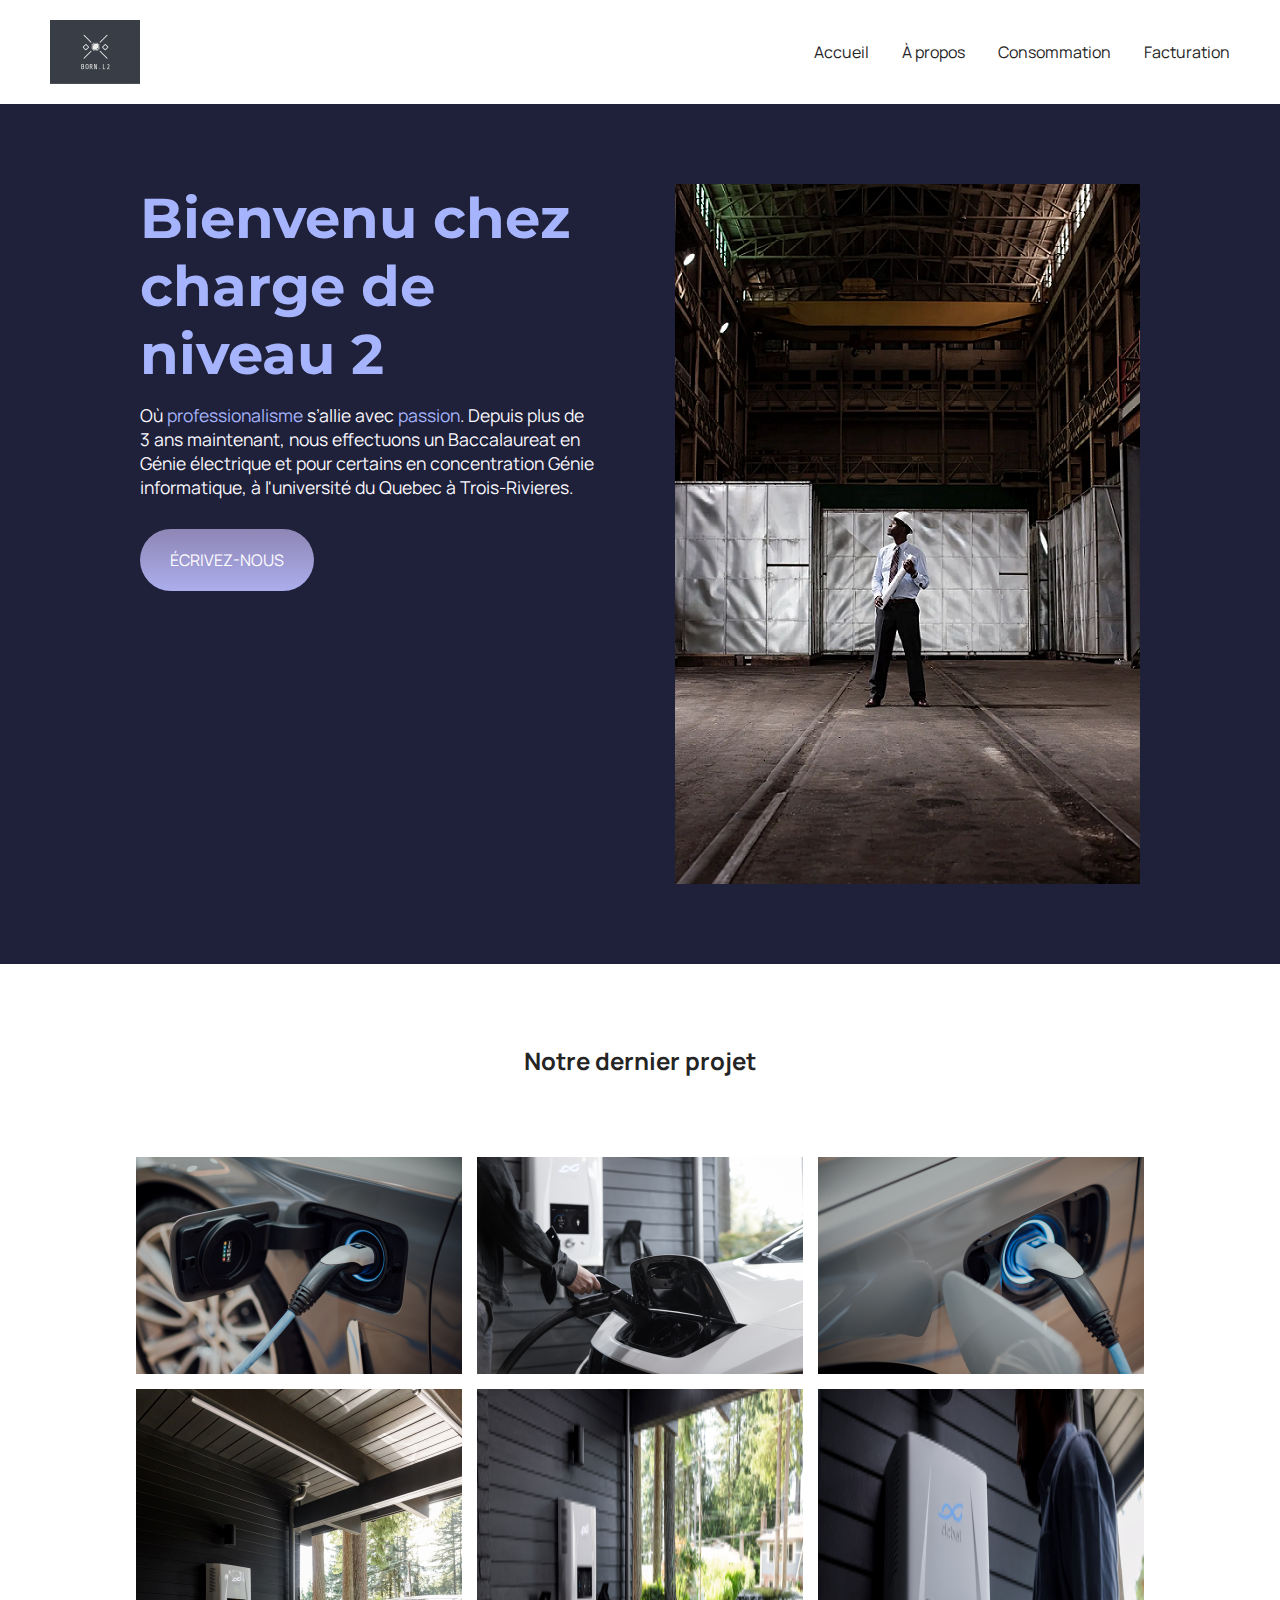
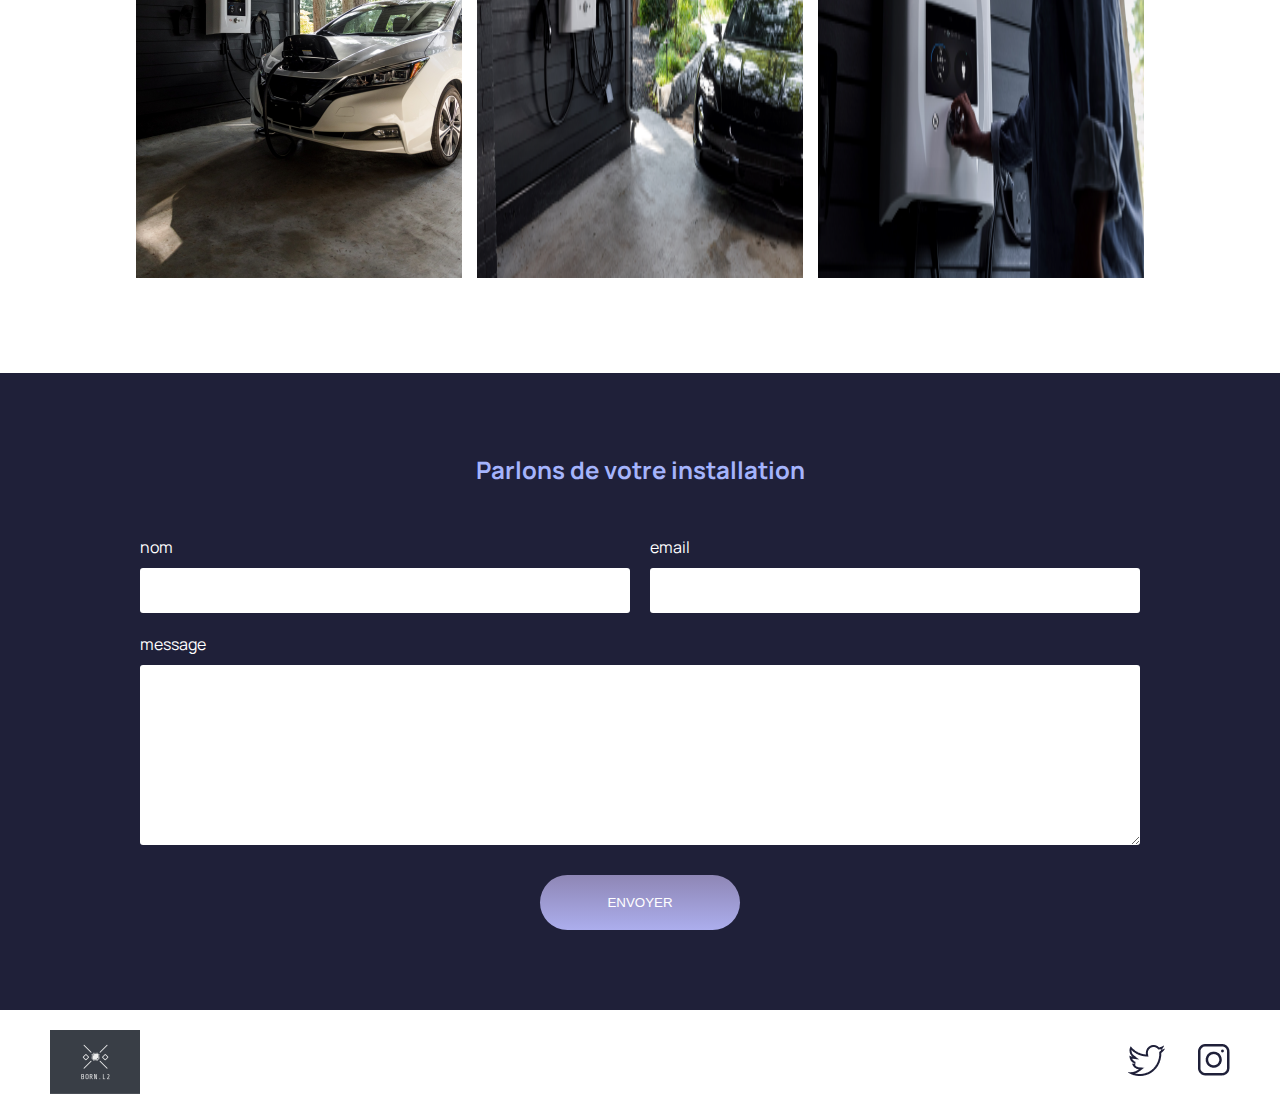
<file: autre/index.html>
<!DOCTYPE html>
<html lang="fr">

<head>
    <meta charset="utf-8">
    <title>Accueil - Charge de Niveau 2</title>
    <link href="style.css" rel="stylesheet">
    <link href="index.css" rel="stylesheet">
    <link rel="preconnect" href="https://fonts.googleapis.com">
    <link rel="preconnect" href="https://fonts.gstatic.com" crossorigin>
    <link href="https://fonts.googleapis.com/css2?family=Manrope&family=Montserrat&display=swap" rel="stylesheet">
</head>

<body>
    <header>
        <nav>
            <img src="images/logo.png" alt="Logo BORN L2">
            <div>
                <a href="index.html">Accueil</a>
                <a href="dossier-demo/a-propos.html">À propos</a>
                <a href="consommation.html">Consommation</a>
                <a href="facturation.html">Facturation</a>
            </div>
        </nav>
    </header>
    <main>
        <section class="accueil-introduction">
            <div>
                <h1>Bienvenu chez charge de niveau 2</h1>
                <p>
                    Où <em>professionalisme</em> s’allie avec <em>passion</em>. 
                    Depuis plus de 3 ans maintenant, nous effectuons un Baccalaureat en Génie électrique et 
                    pour certains en concentration Génie informatique, à l'université du Quebec à Trois-Rivieres.
                </p>

                <a href="#contact" class="cta">ÉCRIVEZ-NOUS</a>
            </div>
            <img src="images/accueil.png" alt="Image accueil">
        </section>
        <section class="accueil-photos">
            <h2>Notre dernier projet</h2>
            <div>
                <img src="images/accueil/element-1.png" alt="Image 1">
                <img src="images/accueil/element-2.png" alt="Image 2">
                <img src="images/accueil/element-3.png" alt="Image 3">
            </div>
            <div>
                <img src="images/accueil/element-4.png" alt="Image 4">
                <img src="images/accueil/element-5.png" alt="Image 5">
                <img src="images/accueil/element-6.png" alt="Image 6">
            </div>
        </section>
        <section id="contact" class="section-contact">
            <h2>Parlons de votre installation</h2>
            <form method="get" action="#">
                <div class="form-nom-email">
                    <div class="form-column">
                        <label for="nom">nom</label>
                        <input type="text" name="nom" id="nom" >
                    </div>
                    <div class="form-column">
                        <label for="email">email</label>
                        <input type="email" name="email" id="email" >
                    </div>
                </div>
                <label for="message">message</label>
                <textarea name="message" id="message" rows="10"></textarea>
                <input type="submit" value="ENVOYER" class="cta" >
            </form>
        </section>
    </main>
    <footer>
        <img src="images/logo.png" alt="Logo BORN L2">
        <div>
            <a target="_blank" href="https://twitter.com/" class="lien-icone">
                <img src="images/twitter.png" alt="Logo Twitter">
            </a>
            <a target="_blank" href="https://www.instagram.com/" class="lien-icone">
                <img src="images/instagram.png" alt="Logo Instagram">
            </a>
        </div>
    </footer>
</body>

</html>
</file>
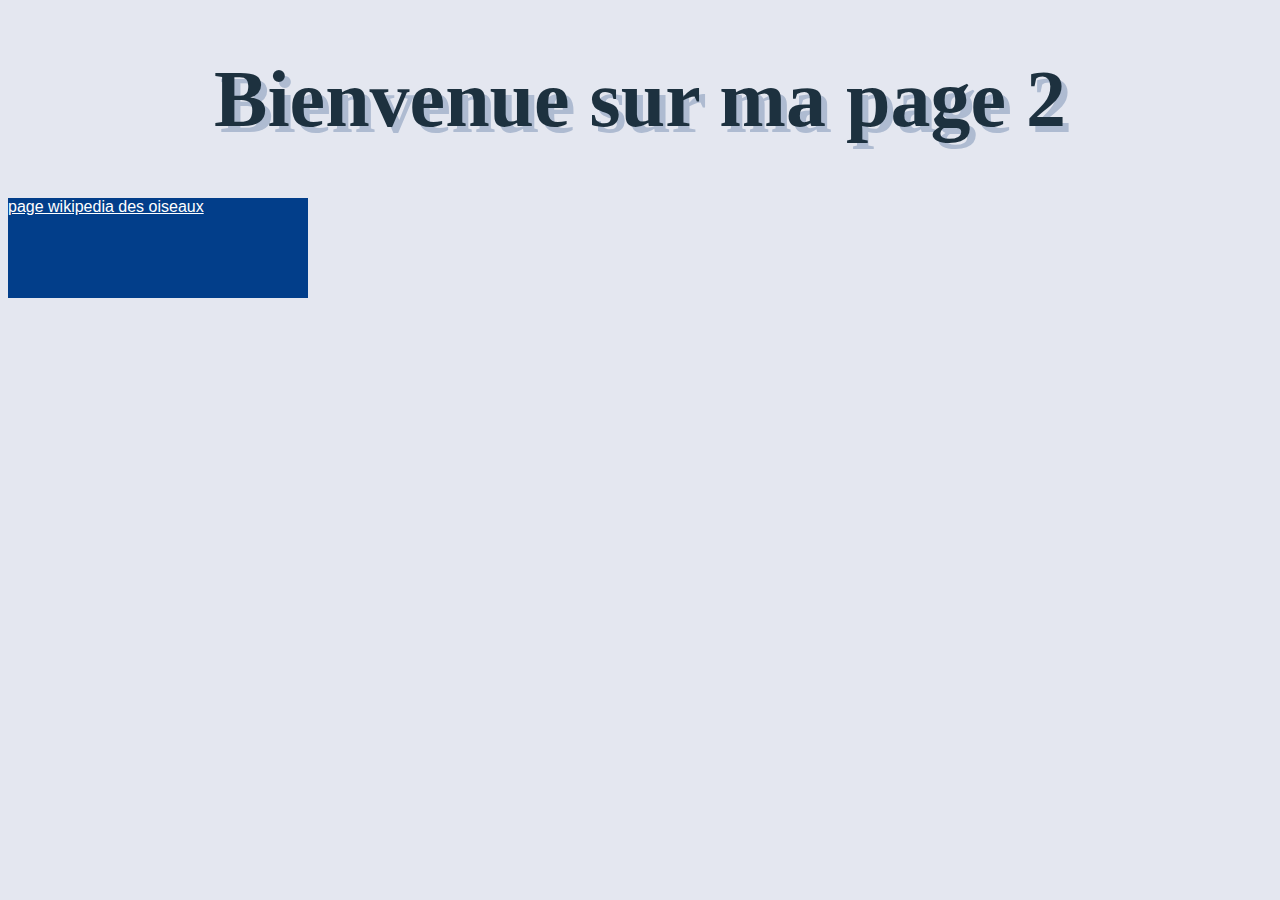
<file: page2-Test.html>
<!DOCTYPE html>
<html lang="fr">

    <head>
        <meta charset="utf-8">
        <title>Page2</title>
        <link rel ="stylesheet" href="style.css"/>
    </head>

    <body>
        <h1>Bienvenue sur ma page 2</h1>
        
        <a href="https://fr.wikipedia.org/wiki/Oiseau"> <!--a sert a creer des liens externe au site-->
            page wikipedia des oiseaux
        </a>  
    </body>

</html>
</file>
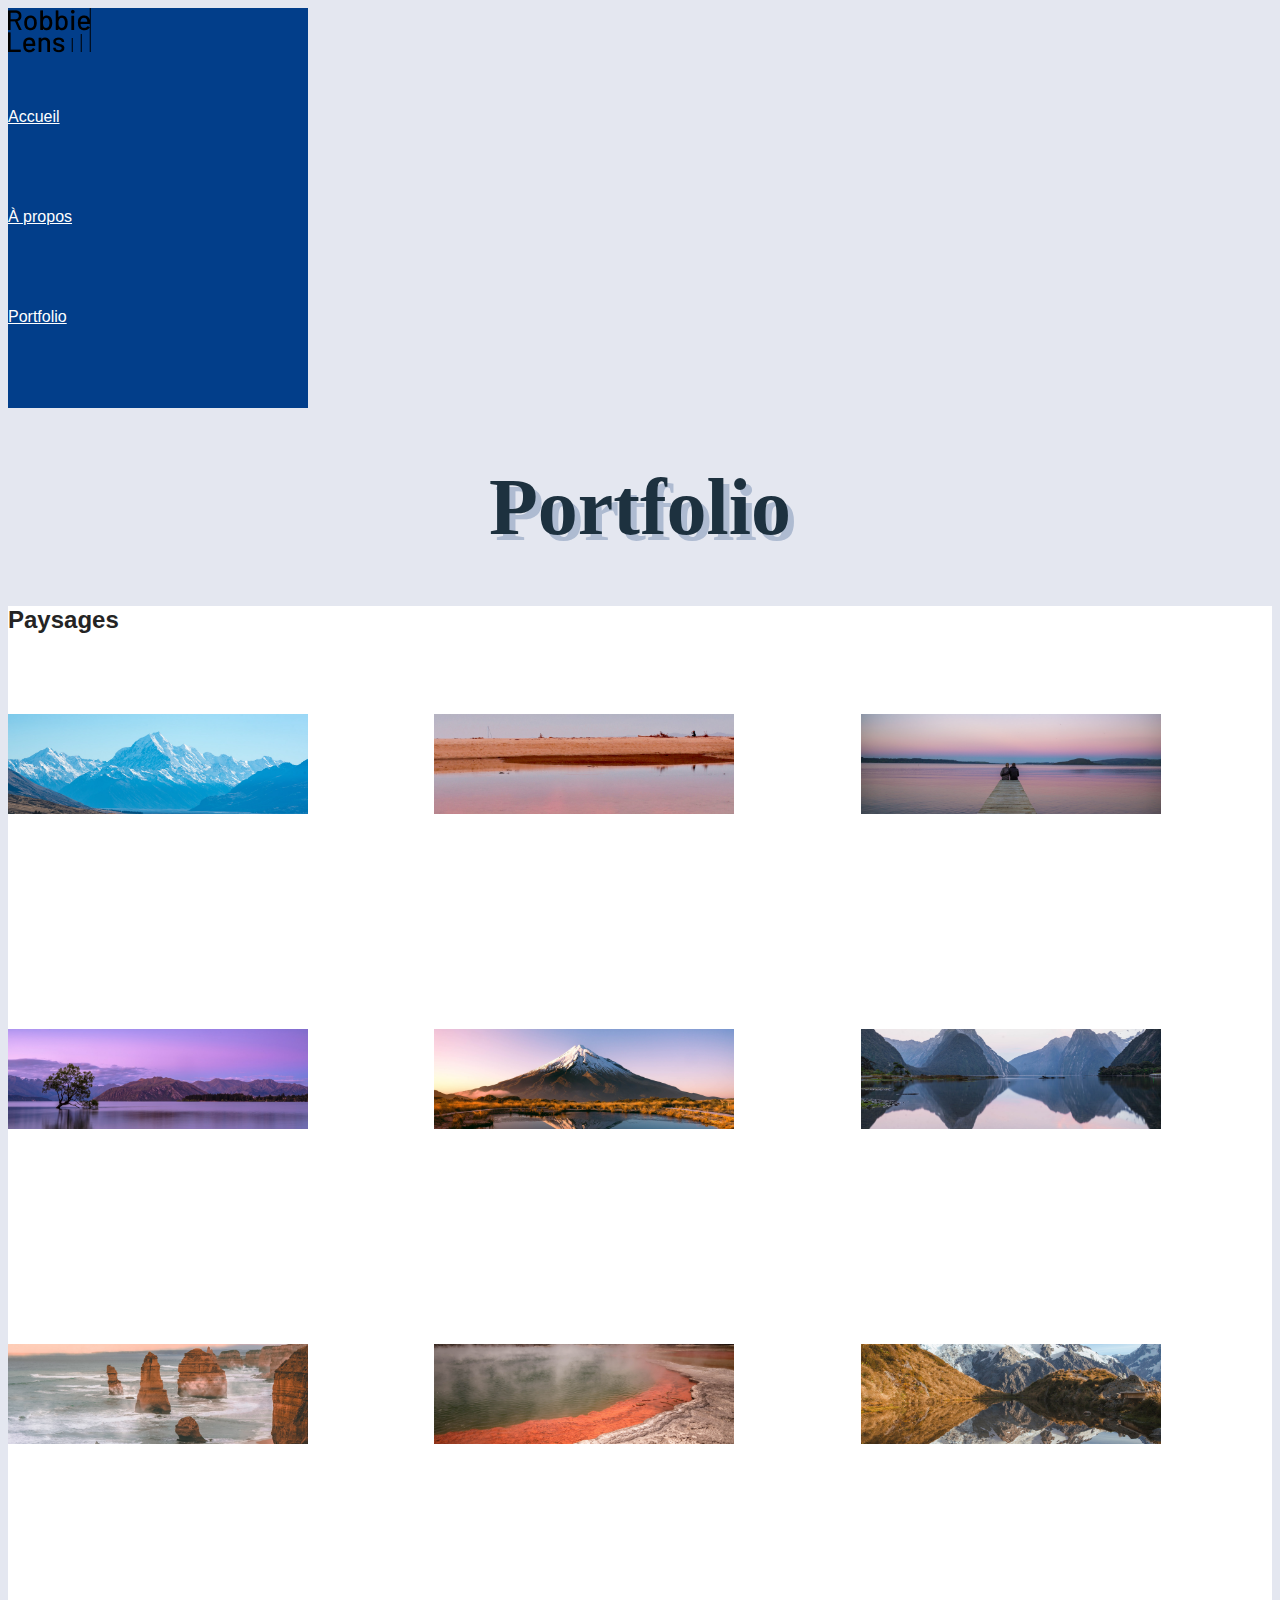
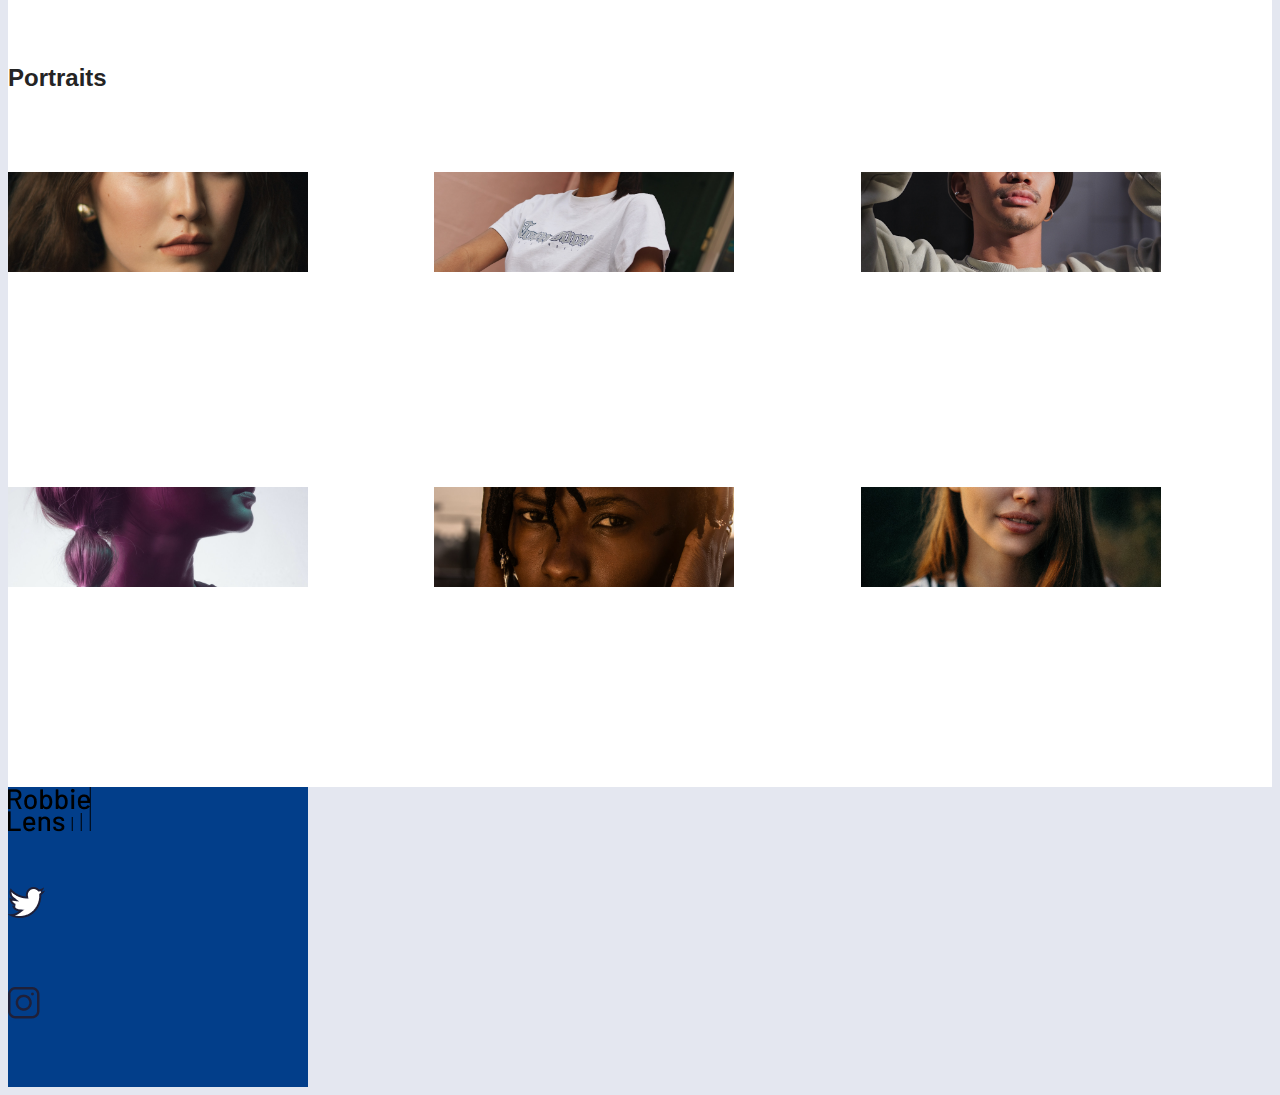
<file: portfolio.html>
<!DOCTYPE html>
<html lang="fr">

<head>
    <meta charset="utf-8" >
    <title>Portfolio - Robbie Lens Photographie</title>
    <link href="style.css" rel="stylesheet" >
    <link href="dossier-demo/portfolio.css" rel="stylesheet" >
    <link rel="preconnect" href="https://fonts.googleapis.com">
    <link rel="preconnect" href="https://fonts.gstatic.com" crossorigin>
    <link href="https://fonts.googleapis.com/css2?family=Manrope&family=Montserrat&display=swap" rel="stylesheet">
</head>

<body>
    <header>
        <nav>
            <a href="index.html" class="lien-icone">
                <img src="images/logo.png" alt="Logo Robbie Lens" >
            </a>
            <div>
                <a href="Page-accueil.html">Accueil</a>
                <a href="dossier-demo/a-propos.html">À propos</a>
                <a href="portfolio.html">Portfolio</a>
            </div>
        </nav>
    </header>
    <main>
        <section>
            <h1>Portfolio</h1>
        </section>
        <section class="portfolio-section-photos">
            <h2>Paysages</h2>
            <div class="grid-paysages">
                <a href="images/portfolio/paysage1.jpg" class="lien-conteneur-photo">
                    <img src="images/portfolio/paysage1.jpg" alt="Mont Aoraki - Nouvelle-Zélande">
                    <div class="photo-hover">Voir la photo</div>
                </a>
                <a href="images/portfolio/paysage2.jpg" class="lien-conteneur-photo">
                    <img src="images/portfolio/paysage2.jpg" alt="Parc National d’Abel Tasman - Nouvelle-Zélande">
                    <div class="photo-hover">Voir la photo</div>
                </a>
                <a href="images/portfolio/paysage3.jpg" class="lien-conteneur-photo">
                    <img src="images/portfolio/paysage3.jpg" alt="Lac Rotorua - Nouvelle-Zélande">
                    <div class="photo-hover">Voir la photo</div>
                </a>
                <a href="images/portfolio/paysage4.jpg" class="lien-conteneur-photo">
                    <img src="images/portfolio/paysage4.jpg" alt="Lac Wanaka - Nouvelle-Zélande">
                    <div class="photo-hover">Voir la photo</div>
                </a>
                <a href="images/portfolio/paysage5.jpg" class="lien-conteneur-photo">
                    <img src="images/portfolio/paysage5.jpg" alt="Mont Taranaki - Nouvelle-Zélande">
                    <div class="photo-hover">Voir la photo</div>
                </a>
                <a href="images/portfolio/paysage6.jpg" class="lien-conteneur-photo"> 
                    <img src="images/portfolio/paysage6.jpg" alt="Milford Sound - Nouvelle-Zélande">
                    <div class="photo-hover">Voir la photo</div>
                </a>
                <a href="images/portfolio/paysage7.jpg" class="lien-conteneur-photo">
                    <img src="images/portfolio/paysage7.jpg" alt="Twelve Apostle - Australie">
                    <div class="photo-hover">Voir la photo</div>
                </a>
                <a href="images/portfolio/paysage8.jpg" class="lien-conteneur-photo">
                    <img src="images/portfolio/paysage8.jpg" alt="Wai-O-Tapu - Nouvelle-Zélande">
                    <div class="photo-hover">Voir la photo</div>
                </a>
                <a href="images/portfolio/paysage9.jpg" class="lien-conteneur-photo">
                    <img src="images/portfolio/paysage9.jpg" alt="Mont Cook - Nouvelle Zélande">
                    <div class="photo-hover">Voir la photo</div>
                </a>
            </div>
            <h2>Portraits</h2>
            <div class="grid-portraits">
                <a href="images/portfolio/portrait1.jpg" class="lien-conteneur-photo">
                    <img src="images/portfolio/portrait1.jpg" alt="Portrait jeune femme 1">
                    <div class="photo-hover">Voir la photo</div>
                </a>
                <a href="images/portfolio/portrait2.jpg" class="lien-conteneur-photo">
                    <img src="images/portfolio/portrait2.jpg" alt="Portrait jeune femme 2">
                    <div class="photo-hover">Voir la photo</div>
                </a>
                <a href="images/portfolio/portrait3.jpg" class="lien-conteneur-photo">
                    <img src="images/portfolio/portrait3.jpg" alt="Portrait jeune femme 3">
                    <div class="photo-hover">Voir la photo</div>
                </a>
                <a href="images/portfolio/portrait4.jpg" class="lien-conteneur-photo">
                    <img src="images/portfolio/portrait4.jpg" alt="Portrait jeune femme 4">
                    <div class="photo-hover">Voir la photo</div>
                </a>
                <a href="images/portfolio/portrait5.jpg" class="lien-conteneur-photo">
                    <img src="images/portfolio/portrait5.jpg" alt="Portrait jeune femme 5">
                    <div class="photo-hover">Voir la photo</div>
                </a>
                <a href="images/portfolio/portrait6  .jpg" class="lien-conteneur-photo">
                    <img src="images/portfolio/portrait6.jpg" alt="Portrait jeune femme 6">
                    <div class="photo-hover">Voir la photo</div>
                </a>
            </div>
        </section>
    </main>
    <footer>
        <a href="Page-accueil.html" class="lien-icone">
            <img src="images/logo.png" alt="Logo Robbie Lens" >
        </a>
        <div>
            <a target="_blank" href="https://twitter.com/" class="lien-icone">
                <img src="images/twitter.png" alt="Logo Twitter" >
            </a>
            <a target="_blank" href="https://www.instagram.com/" class="lien-icone">
                <img src="images/instagram.png" alt="Logo Instagram" >
            </a>
        </div>
    </footer>
</body>

</html>
</file>
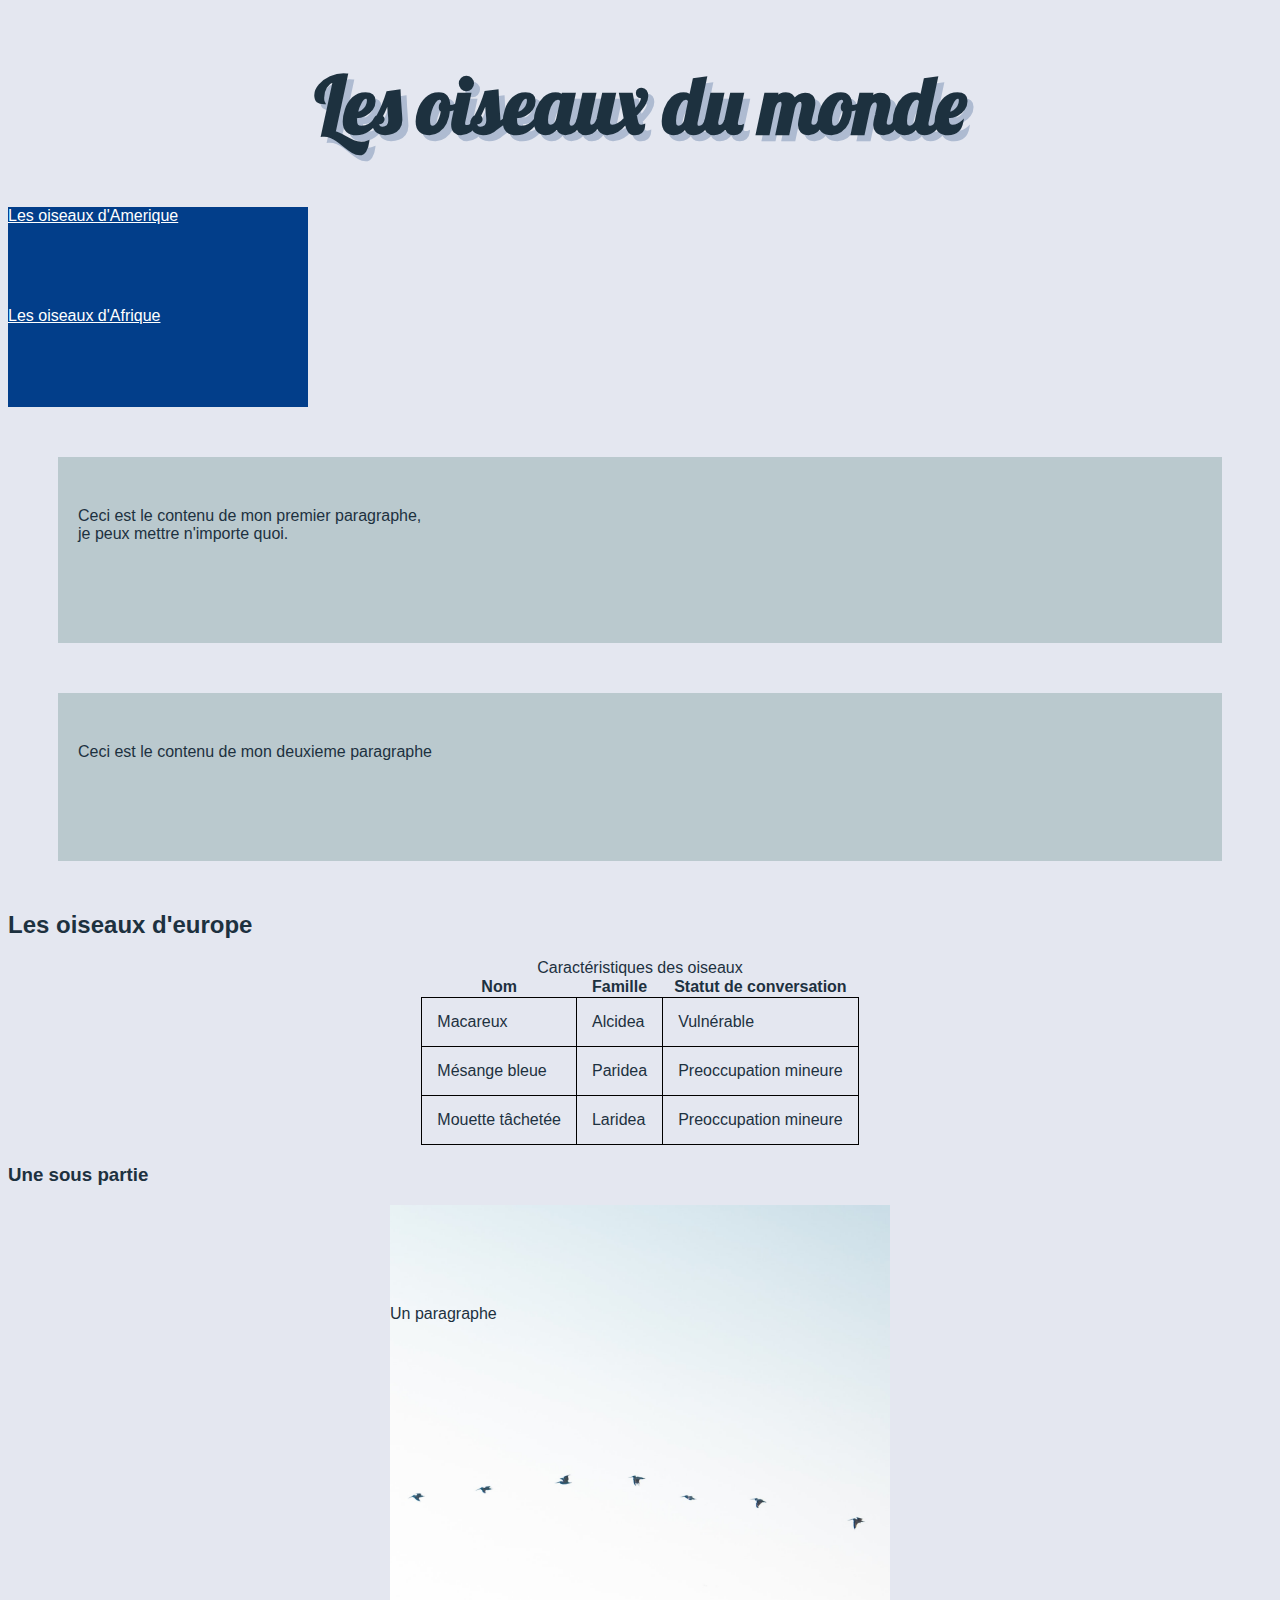
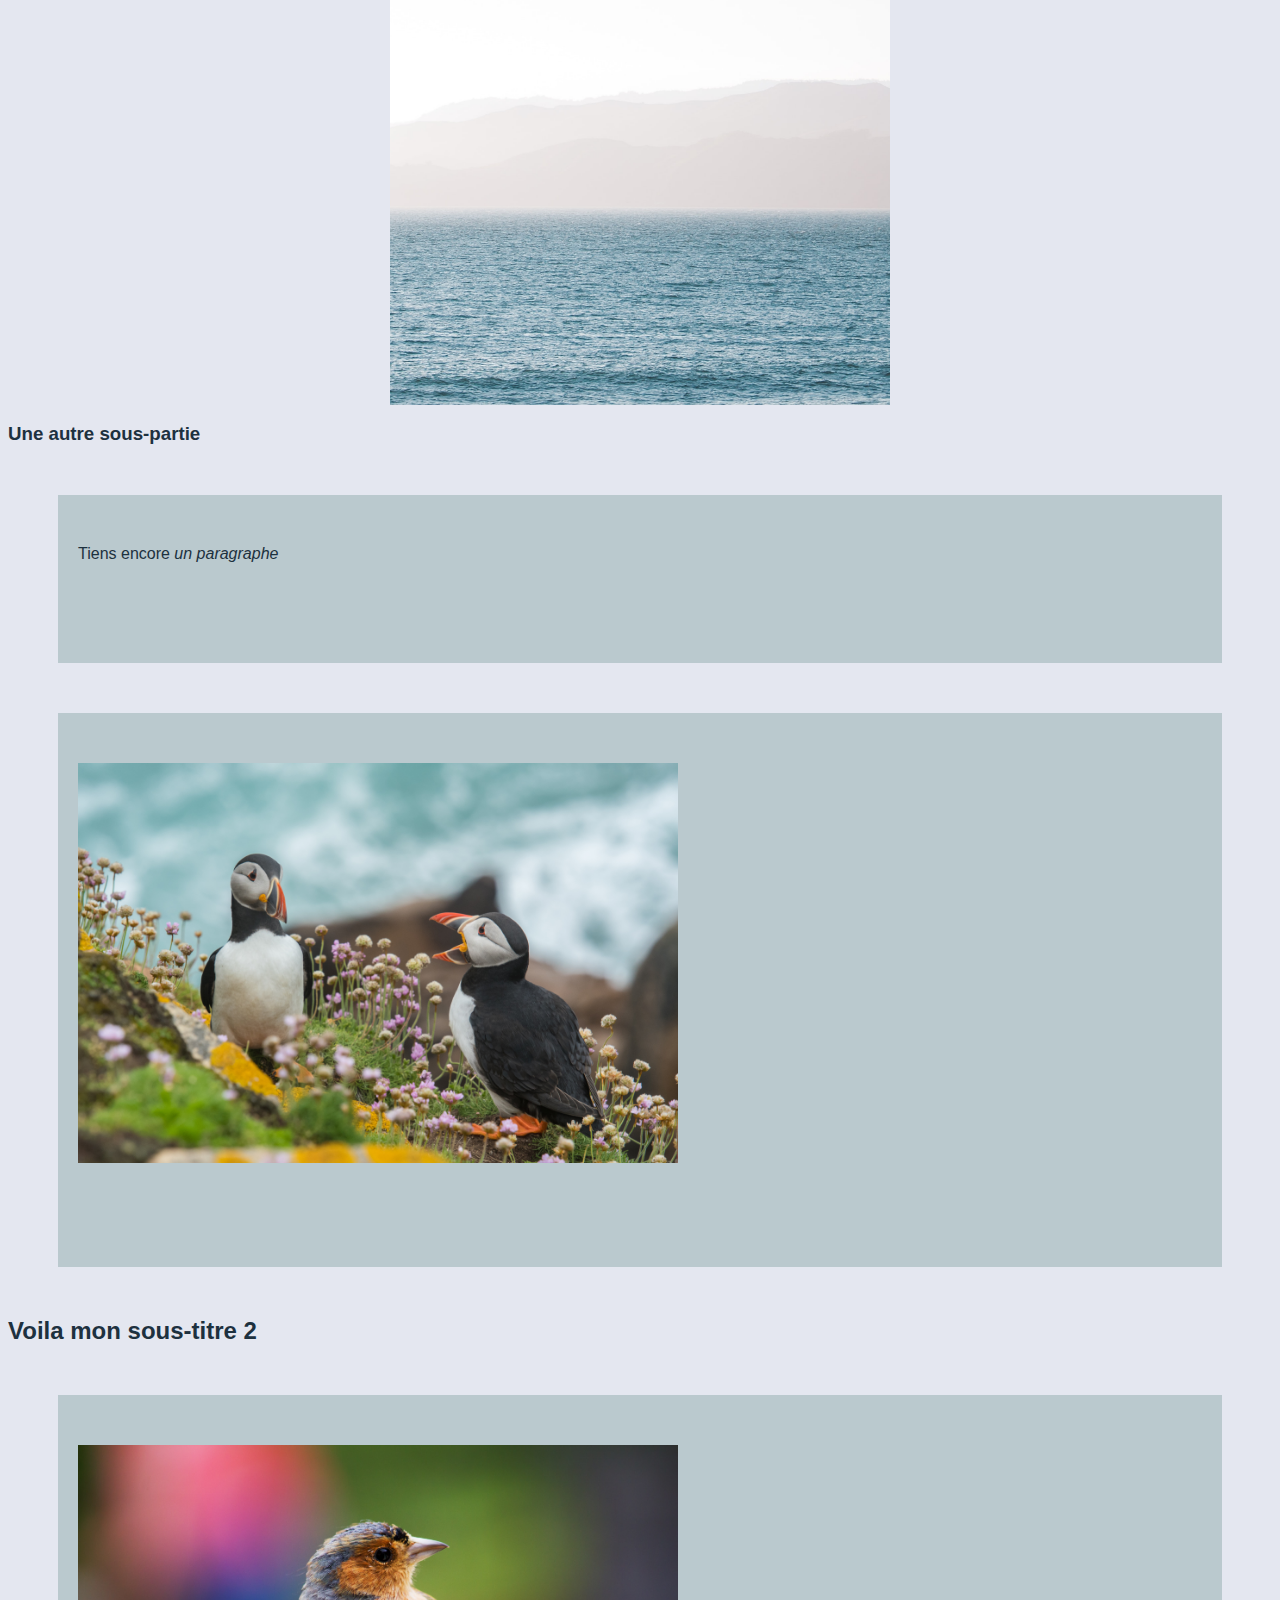
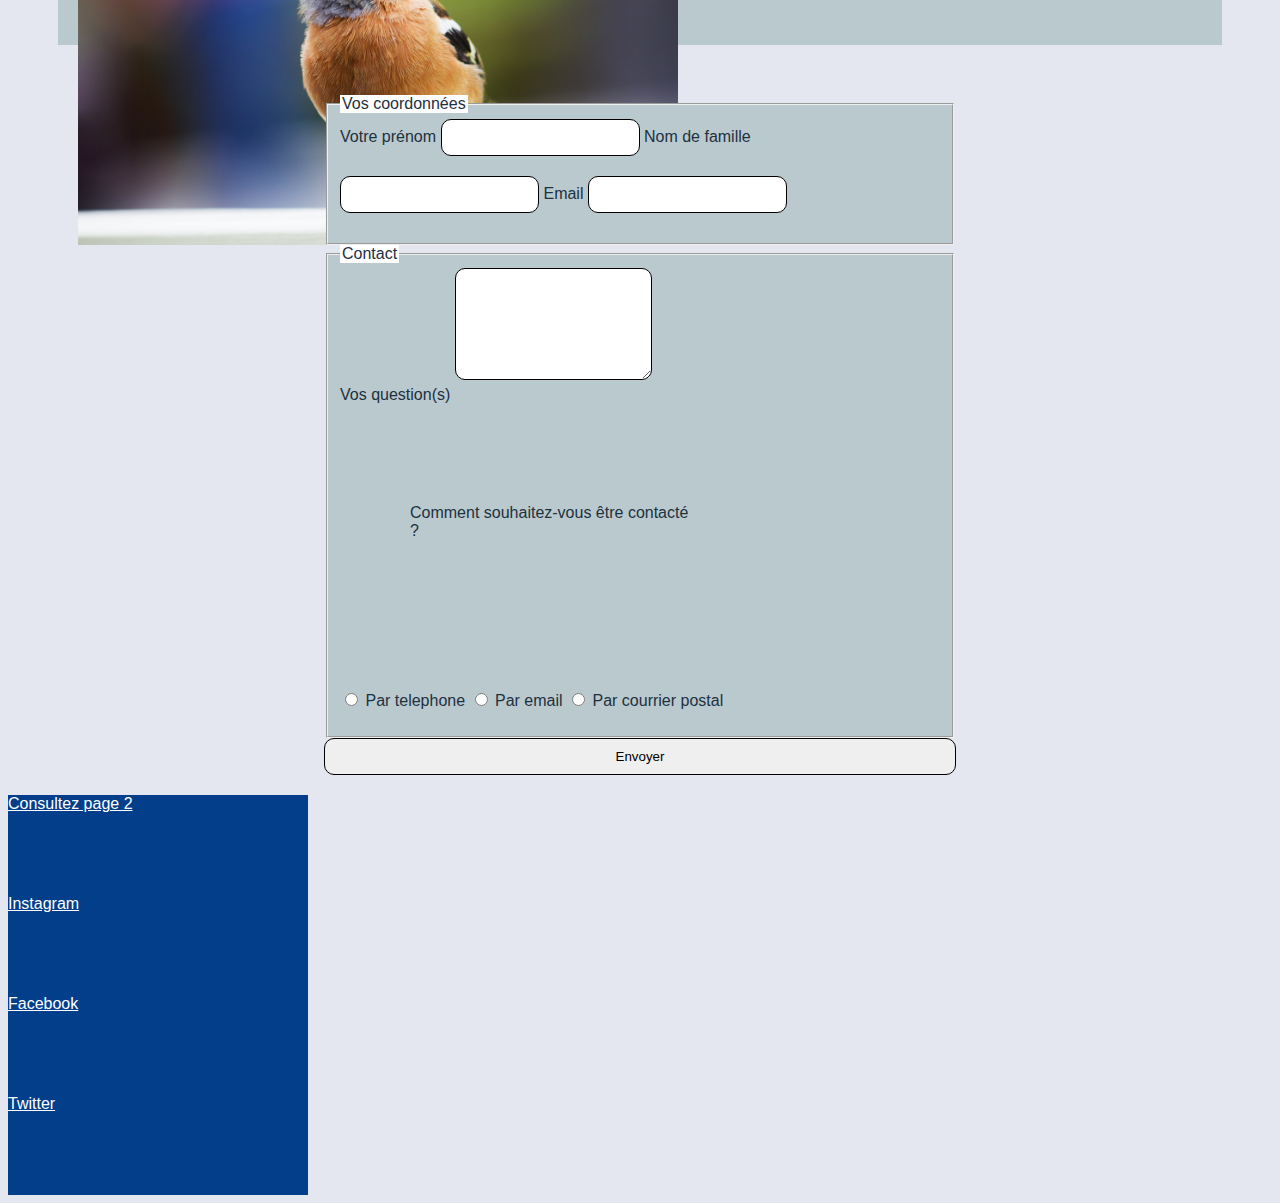
<file: Test.html>
<!DOCTYPE html>
<html lang="fr">

    <head>
        <meta charset="utf-8">
        <title>Les oiseaux</title>
        <link rel ="stylesheet" href="style.css"/>
        <link rel="preconnect" href="https://fonts.googleapis.com">
        <link rel="preconnect" href="https://fonts.gstatic.com" crossorigin>
        <link href="https://fonts.googleapis.com/css2?family=Lobster&display=swap" rel="stylesheet">
    </head>

    <body>
        <header>
            <h1>Les oiseaux du monde</h1>
        </header>

        <nav> 
        <a href="oiseaux_amerique.html">Les oiseaux d'Amerique</a>
        <a href="oiseaux_afrique.html">Les oiseaux d'Afrique</a>
        </nav>
        <main> 
            <section> 
                <p> Ceci est le <span class="introduction">contenu de mon premier paragraphe</span>, <br>je peux mettre n'importe quoi.</p>
                <p>Ceci est le contenu de mon deuxieme paragraphe</p>
                <h2>Les oiseaux d'europe</h2>
                <table>
                    <caption>Caractéristiques des oiseaux</caption>
                    <tr>
                        <th>Nom</th>
                        <th>Famille</th>
                        <th>Statut de conversation</th>
                    </tr>
                    <tr>
                        <td>Macareux</td>
                        <td>Alcidea</td>
                        <td>Vulnérable</td>
                    </tr>
                    <tr>
                        <td>Mésange bleue</td>
                        <td>Paridea</td>
                        <td>Preoccupation mineure</td>
                    </tr>
                    <tr>
                        <td>Mouette tâchetée</td>
                        <td>Laridea</td>
                        <td>Preoccupation mineure</td>
                    </tr>
                </table>
                    <!-- <div class="conteneur"> 
                        <div class="box one">Élement 1</div>
                        <div class="box two">Élement 2</div>
                        <div class="box three">Élement 3</div>
                        <div class="box four">Élement 4</div>
                        <div class="box five">Élement 5</div>
                        <div class="box six">Élement 6</div>
                        <div class="box seven">Élement 7</div>
                        <div class="box eight">Élement 8</div>
                        <div class="box nine">Élement 9</div>
                    </div> -->

        <h3>Une sous partie</h3>
        <p class="banner">Un paragraphe</p>
            </section>
            <section> 
        <h3>Une autre sous-partie</h3>
        <p>Tiens encore <em>un paragraphe</em></p>
        <p> 
            <img src="images/macareux.jpg" alt="Ces oiseaux sont des macareux" height="400">
        </p>
        <h2>Voila mon sous-titre 2</h2>
        <p> 
            <a href="images/image-oiseau- Zoom.jpg">
                <img src="images/image-oiseau.jpg" alt="Ces oiseaux volent en groupe dans le ciel." height="400" title="Pigeonts">
            </a>
        </p>
            </section>
        <section>
            <form action="" method="get">
                <fieldset> 
                    <legend>Vos coordonnées</legend>
                    <label for="prenom">Votre prénom</label>
                    <input type="text" name="prenom" id="prenom">
                    <label for="nom">Nom de famille</label>
                    <input type="text" name="nom" id="nom">
                    <label for="email">Email</label>
                    <input type="e-mail" name="email" id="email" autofocus required>
                </fieldset>

                <fieldset>
                    <legend>Contact</legend>
                    <label for="question">Vos question(s)</label>
                    <textarea id="questions" rows="6"></textarea>
                    <p>
                        Comment souhaitez-vous être contacté ?
                    </p>
                    <input type="radio" name="preference" value="tel" id="tel"/> <label for="tel">Par 
                        telephone</label>
                    <input type="radio" name="preference" value="mail" id="mail"/> <label for="mail">Par 
                        email</label>
                    <input type="radio" name="preference" value="courrier" id="courrier"/> <label for="courrier">Par 
                        courrier postal</label>
                </fieldset>
                    <input type="submit" value="Envoyer"/>
            </form>
        </section>

        <!-- <img src="images/logo.png" alt="logo robbie-lens" id="logo"> -->
        
        <!-- <a href="https://fr.wikipedia.org/wiki/Oiseau"> a sert a creer des liens externe au site-->
            <!-- page wikipedia des oiseaux
        </a> --> 

        <a href="page2-Test.html">
            Consultez page 2
        </a>
        </main>
        <footer>
            <a href="https://www.instagram.com/">Instagram</a>
            <a href="https://www.facebook.com/">Facebook</a>
            <a href="https://twitter.com/">Twitter</a>
        </footer>
        
        
    </body>

</html>
</file>
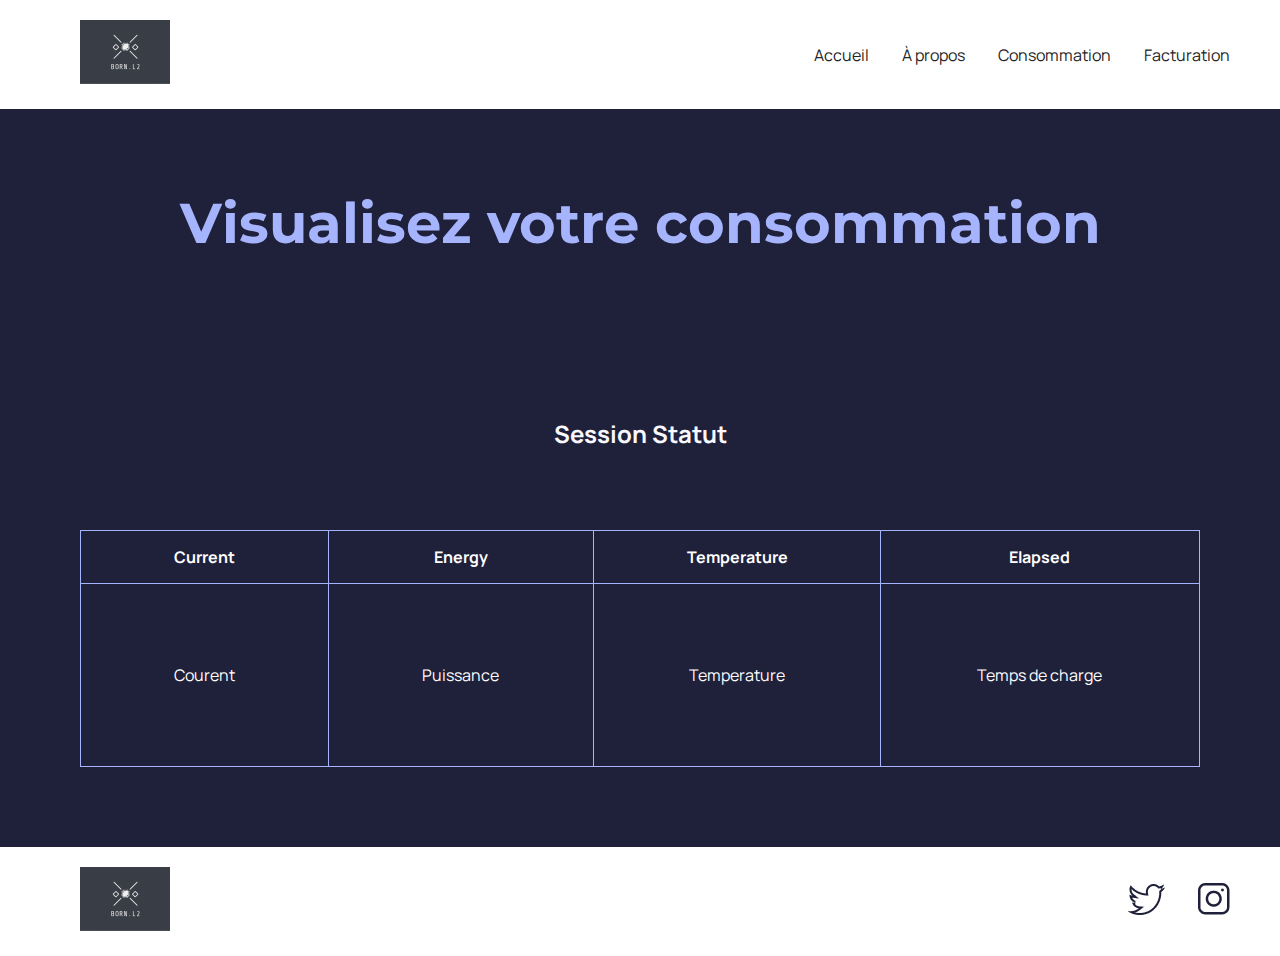
<file: autre/consommation.html>
<!DOCTYPE html>
<html lang="fr">

<head>
    <meta charset="utf-8" >
    <title>Portfolio - Robbie Lens Photographie</title>
    <link href="style.css" rel="stylesheet" >
    <link href="consommation.css" rel="stylesheet" >
    <link rel="preconnect" href="https://fonts.googleapis.com">
    <link rel="preconnect" href="https://fonts.gstatic.com" crossorigin>
    <link href="https://fonts.googleapis.com/css2?family=Manrope&family=Montserrat&display=swap" rel="stylesheet">
</head>

<body>
    <header>
        <nav>
            <a href="index.html" class="lien-icone">
                <img src="images/logo.png" alt="Logo Robbie Lens" >
            </a>
            <div>
                <a href="index.html">Accueil</a>
                <a href="dossier-demo/a-propos.html">À propos</a>
                <a href="consommation.html">Consommation</a>
                <a href="facturation.html">Facturation</a>
            </div>
        </nav>
    </header>
    <main>
        <section>
            <h1>Visualisez votre consommation</h1>
        </section>
        <section class="section-consommation">
            <h2>Session Statut</h2>
            <table>
                <thead>
                    <tr>
                        <th>Current</th>
                        <th>Energy</th>
                        <th>Temperature</th>
                        <th>Elapsed</th>
                    </tr>
                </thead>
                <tbody>
                    <tr>
                        <td>Courent</td>
                        <td>Puissance</td>
                        <td>Temperature</td>
                        <td>Temps de charge</td>
                    </tr>
                </tbody>
            </table> 
        </section>
    </main>
    <footer>
        <a href="index.html" class="lien-icone">
            <img src="images/logo.png" alt="Logo Robbie Lens" >
        </a>
        <div>
            <a target="_blank" href="https://twitter.com/" class="lien-icone">
                <img src="images/twitter.png" alt="Logo Twitter" >
            </a>
            <a target="_blank" href="https://www.instagram.com/" class="lien-icone">
                <img src="images/instagram.png" alt="Logo Instagram" >
            </a>
        </div>
    </footer>
</body>

</html>
</file>
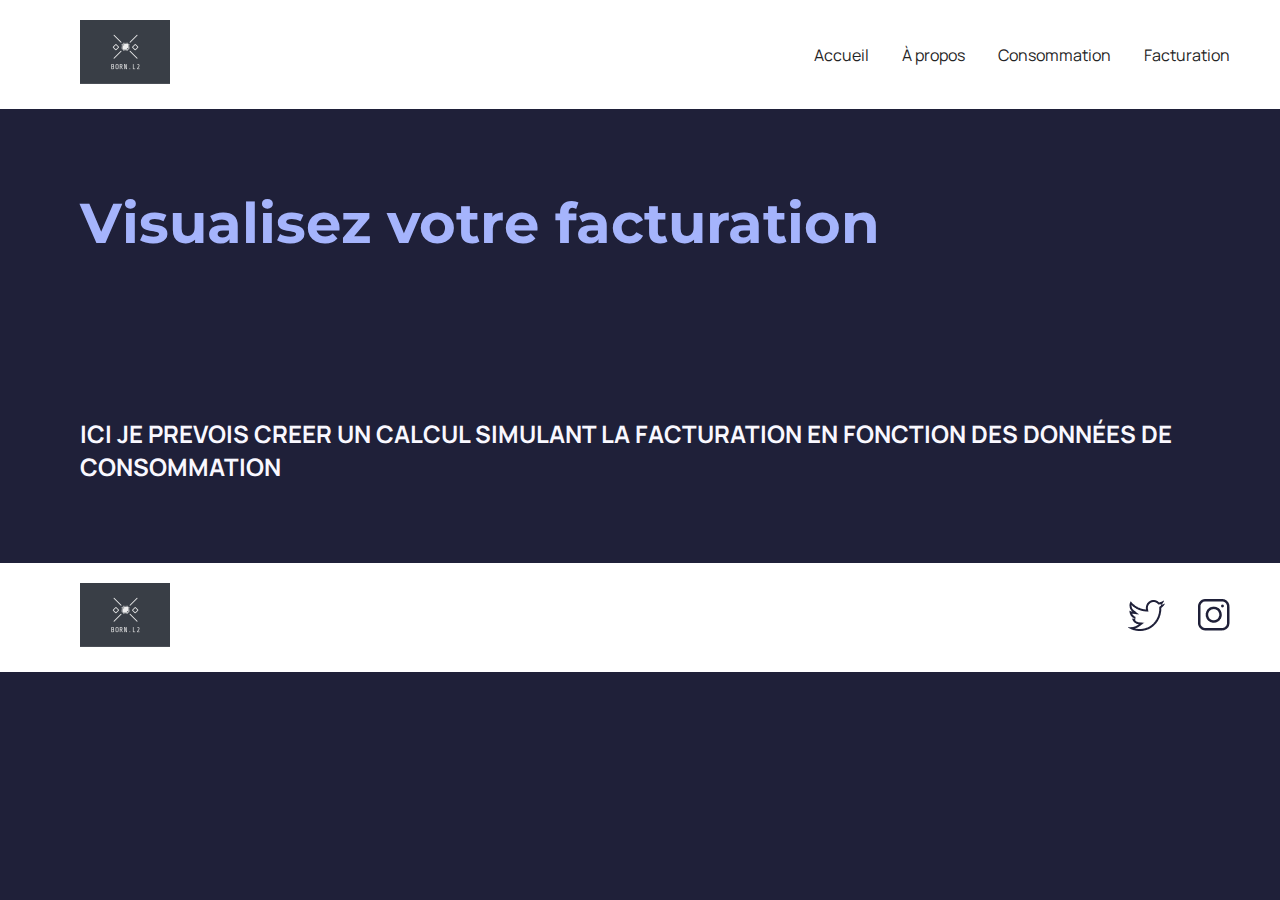
<file: autre/facturation.html>
<!DOCTYPE html>
<html lang="fr">

<head>
    <meta charset="utf-8" >
    <title>Portfolio - Robbie Lens Photographie</title>
    <link href="style.css" rel="stylesheet" >
    <!-- <link href="consommation.css" rel="stylesheet" > -->
    <link rel="preconnect" href="https://fonts.googleapis.com">
    <link rel="preconnect" href="https://fonts.gstatic.com" crossorigin>
    <link href="https://fonts.googleapis.com/css2?family=Manrope&family=Montserrat&display=swap" rel="stylesheet">
</head>

<body>
    <header>
        <nav>
            <a href="index.html" class="lien-icone">
                <img src="images/logo.png" alt="Logo Robbie Lens" >
            </a>
            <div>
                <a href="index.html">Accueil</a>
                <a href="dossier-demo/.html">À propos</a>
                <a href="consommation.html">Consommation</a>
                <a href="facturation.html">Facturation</a>
            </div>
        </nav>
    </header>
    <main>
        <section>
            <h1>Visualisez votre facturation</h1>
        </section>
        <section>
            <h2>ICI JE PREVOIS CREER UN CALCUL SIMULANT 
                LA FACTURATION EN FONCTION DES DONNÉES DE CONSOMMATION
            </h2>
        
        </section>
    </main>
    <footer>
        <a href="index.html" class="lien-icone">
            <img src="images/logo.png" alt="Logo Robbie Lens" >
        </a>
        <div>
            <a target="_blank" href="https://twitter.com/" class="lien-icone">
                <img src="images/twitter.png" alt="Logo Twitter" >
            </a>
            <a target="_blank" href="https://www.instagram.com/" class="lien-icone">
                <img src="images/instagram.png" alt="Logo Instagram" >
            </a>
        </div>
    </footer>
</body>

</html>
</file>
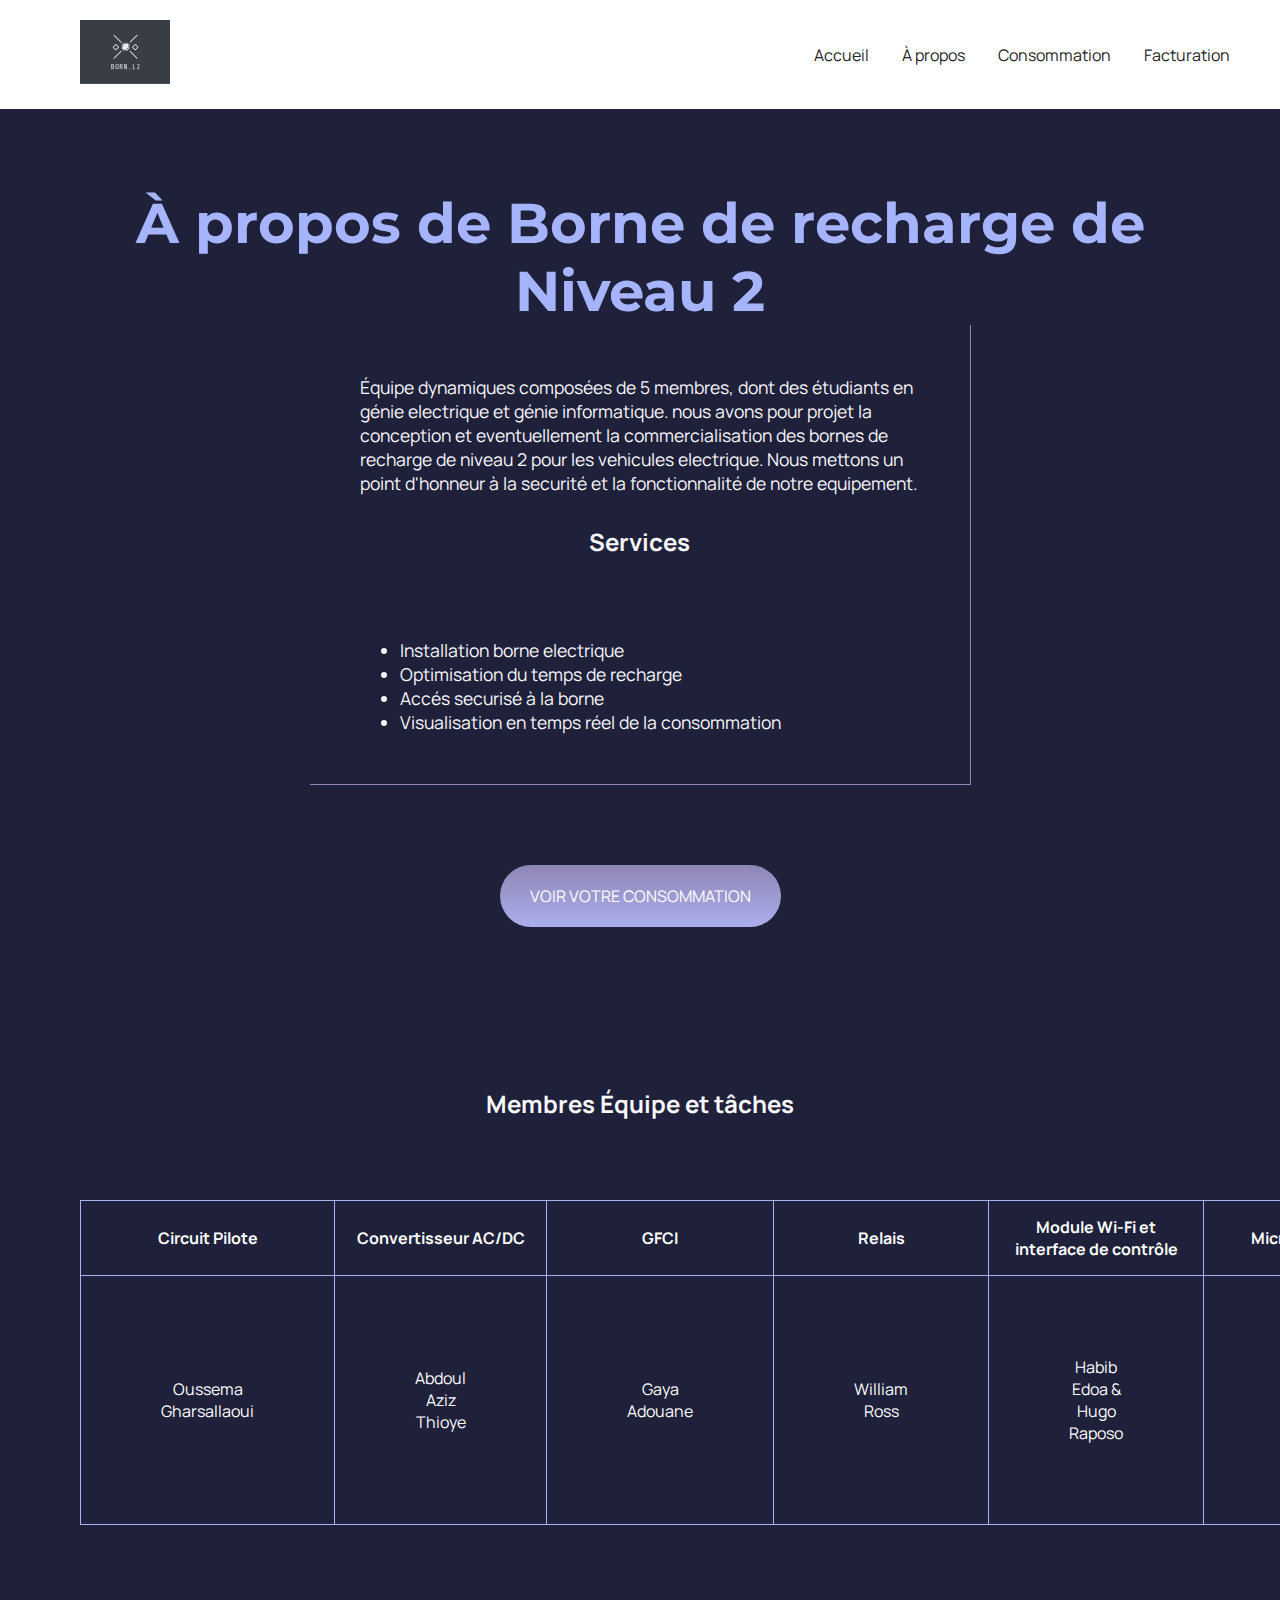
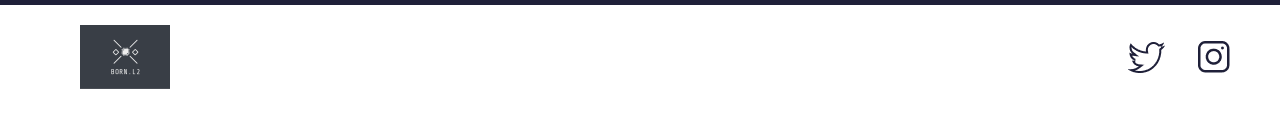
<file: autre/dossier-demo/a-propos.html>
<!DOCTYPE html>
<html lang="fr">

<head>
    <meta charset="utf-8">
    <title>À propos de Borne de recharge de Niveau 2</title>
    <link href="../style.css" rel="stylesheet">
    <link href="../a-propos.css" rel="stylesheet">
    <link rel="preconnect" href="https://fonts.googleapis.com">
    <link rel="preconnect" href="https://fonts.gstatic.com" crossorigin>
    <link href="https://fonts.googleapis.com/css2?family=Manrope&family=Montserrat&display=swap" rel="stylesheet">
</head>

<body>
    <header>
        <nav>
            <a href="../index.html" class="lien-icone">
                <img src="../images/logo.png" alt="Logo BORN L2">
            </a>

            <div>
            <a href="../index.html">Accueil</a>
            <a href="a-propos.html">À propos</a>
            <a href="../consommation.html">Consommation</a>
            <a href="../facturation.html">Facturation</a>
            </div>
        </nav>
    </header>
    <main class="a-propos-main">
        <section>

            <h1>À propos de Borne de recharge de Niveau 2</h1>
            <div class="carre-contenu">
                <p>
                    Équipe dynamiques composées de 5 membres,
                    dont des étudiants en génie electrique et génie informatique.
                    nous avons pour projet la conception et eventuellement la commercialisation des bornes de recharge
                    de niveau 2 pour les vehicules electrique. 
                    Nous mettons un point d'honneur à la securité et la fonctionnalité de notre equipement.
                </p>
                <h2>Services</h2>
                <ul>
                    <li>Installation borne electrique</li>
                    <li>Optimisation du temps de recharge</li>
                    <li>Accés securisé à la borne</li>
                    <li>Visualisation en temps réel de la consommation</li>
                </ul>
            </div>
            <div>
                <a href="../consommation.html" class="cta">VOIR VOTRE CONSOMMATION</a>
            </div>
        </section>
        <section class="section-equipe">
            <h2>Membres Équipe et tâches</h2>
            <table>
                <thead> 
                    <tr>
                        <th>Circuit Pilote</th>
                        <th>Convertisseur AC/DC</th>
                        <th>GFCI</th>
                        <th>Relais</th>
                        <th>Module Wi-Fi et interface de contrôle</th>
                        <th>Microcontrôleur</th>
                    </tr>
                </thead>
                <tbody>
                    <tr>
                        <td>Oussema Gharsallaoui</td>
                        <td>Abdoul Aziz Thioye</td>
                        <td>Gaya Adouane</td>
                        <td>William Ross</td>
                        <td>Habib Edoa & Hugo Raposo </td>
                        <td>Toute l’équipe </td>
                    </tr>
                </tbody>
            </table>     
        </section>
    </main>
    <footer>
        <a href="../index.html" class="lien-icone">
            <img src="../images/logo.png" alt="Logo BORN L2">
        </a>
        <div>
            <a target="_blank" href="https://twitter.com/" class="lien-icone">
                <img src="../images/twitter.png" alt="Logo Twitter">
            </a>
            <a target="_blank" href="https://www.instagram.com/" class="lien-icone">
                <img src="../images/instagram.png" alt="Logo Instagram">
            </a>
        </div>
    </footer>
</body>

</html>
</file>
<file: autre/style.css>
* {
    margin: 0;
  }
  
  body {
    font-family: 'Manrope', sans-serif;
    font-size: 1em;
    background-color: #1f2039;
  }
  
  a {
    color: #242424;
    text-decoration: none;
  }
  
  em {
    color: #a5b4fc;
    font-style: normal;
  }
  
  h1 {
    font-size: 3.5em;
    color: #a5b4fc;
    font-family: 'Montserrat', sans-serif;
  }
  
  h2 {
    color: #f9f8ff;
  }
  
  p,
  li {
    font-size: 1.1em;
    color: #f9f8ff;
  }
  
  header,
  footer {
    background-color: white;
    padding: 20px 50px;
  }
  
  .cta {
    display: inline-block;
    background: linear-gradient(#8e86b5, #acaeed);
    color: white;
    border-radius: 50px;
    padding: 20px 30px;
  }
  
  a:hover {
    text-decoration: underline;
  }
  
  .cta:hover {
    background: linear-gradient(#696484, #8788ba);
    text-decoration: none;
  }
  
  .lien-icone {
    margin-left: 30px;
  }
  
  .lien-icone:hover {
    opacity: 0.5;
  }
  
  section {
    padding: 80px;
  }
  
  footer,
  nav {
    display: flex;
    flex-direction: row;
    align-items: center;
    justify-content: space-between;
  }
  
  nav a {
    margin-left: 30px;
  }
  
  @media screen and (max-width: 996px) {
    header nav {
      flex-direction: column;
      align-items: center;
      justify-content: center;
    }
  
    header nav img {
      margin-bottom: 20px;
    }
  
    header,
    footer {
      padding: 20px 20px;
    }
  
    h1 {
      font-size: 2em;
    }
  
    section {
      padding: 50px 20px 50px 20px;
    }
  
    nav a {
      margin-left: 10px;
      margin-right: 10px;
    }
  }
</file>
<file: autre/index.css>
.accueil-photos {
  background-color: white;
  padding: 80px;
}

.accueil-photos h2 {
  color: #242424;
  text-align: center;
  margin-bottom: 80px;
}

.accueil-photos div {
  display: flex;
  flex-direction: row;
  gap: 15px;
  justify-content: center;
  margin-bottom: 15px;
}

.accueil-introduction {
  display: flex;
  flex-direction: row;
  max-width: 1000px;
  align-items: flex-start;
  margin: auto;
}

.accueil-introduction h1 {
  margin-bottom: 15px;
}

.accueil-introduction p {
  margin-bottom: 30px;
}

.accueil-introduction div {
  padding-right: 80px;
}

.section-contact h2 {
  color: #a5b4fc;
  text-align: center;
  margin-bottom: 50px;
}

form {
  display: flex;
  flex-direction: column;
  max-width: 1000px;
  margin: auto;
  color: white;
}

.form-nom-email {
  display: flex;
  flex-direction: row;
  gap: 20px;
}

.form-column {
  flex: 1;
  display: flex;
  flex-direction: column;
  margin-bottom: 20px;
}

input,
textarea {
  padding: 15px;
  border-radius: 3px;
  border: none;
}

label {
  margin-bottom: 10px;
}

input[type='submit'] {
  width: 200px;
  margin: auto;
  margin-top: 30px;
}

@media screen and (max-width: 996px) {
  .accueil-introduction {
    flex-direction: column;
    align-items: center;
    justify-content: center;
  }

  .accueil-introduction div {
    padding-right: 0;
    text-align: center;
    order: 2;
  }

  .accueil-introduction img {
    order: 1;
    margin-bottom: 20px;
    width: 100%;
  }

  .accueil-photos {
    padding: 20px;
  }

  .accueil-photos div {
    flex-direction: column;
  }

  .section-contact {
    padding: 50px 20px;
  }

  .form-nom-email {
    flex-direction: column;
    gap: 0;
  }
}
</file>
<file: style.css>
/*p {
    font-family: Arial;
    font-size: 2em;
    font-style: italic;
}*/
h1{
    font-family: 'Lobster', cursive;
    font-size: 5em;
    text-align: center;
    text-shadow: 6px 6px 0px #aebbd1;
}

.banner{
    padding: 100px 0;/*taille de la marge interieure*/
    /*background: linear-gradient(#8095a8, #1b1b1f);*/
    /*background-color: #d3e8d4;*/
    background-image: url(images/banniere.jpg);
    /*background-attachment: fixed;*/
    background-size: cover;
    background-position: center;
    width: 500px; /*on peut mettre une valuer en purcentage*/
    height: 600px;
    margin: auto;/*taille de la marge exterieure*/
}

.box{
    background-color: #fff;
    border-radius: 10px;
    border:3px solid black;
    display: flex;
    align-items: center;
    justify-content: center;
    display: inline-block;
    width: 200px;
    display: none;/*cacher des elements*/
}

.conteneur{
    display: grid;
    grid-template-columns: 1fr 1fr 1fr 1fr 1fr;
    grid-template-rows: 150px 300px;
    gap: 20px; /*ajouter des espaces entre les elements
    /*display: flex;
    flex-direction: row;
    justify-content: space-around;
    height: 300px;
    align-items: center;
    flex-wrap: wrap;
    gap: 20px;*/
}

@media screen and (max-width: 1200px) {
    p{
        color: deeppink;
    }
}

@media screen and (max-width:960px) {
    .conteneur{
        flex-direction: column;
    }

    img{
        display: none;
    }

    p{
        overflow: scroll;
    }
}

td{
    border: 1px solid black;
    padding: 15px;
}

table{
    border-collapse: collapse;
    margin: auto;
}

form{
    display:flex;
    flex-direction: column;
    margin: auto;
    width: 50%;
}

input,
textarea{
    padding: 10px;
    border:1px solid black;
    outline: none;
    margin-bottom: 20px;
    border-radius: 10px ;
}

fieldset{
    background-color: #bac9ce;
}

legend{
    background-color: white;
}

.one{
    height: 100px;
    /*grid-column-start: 1;
    grid-column-end: 6;
    order:3;*/
}

.two{
    height: 200px;
    /*order:1;*/
}

.three{
    height: 300px;
    /*order:2;
    flex: 1; */
}

p{
    margin: 50px;
    background-color: #bac9ce;
    padding-top: 50px;
    padding-bottom: 100px;
    padding-right: 200px;
    padding-left: 20px;
}
/*.demo-border{
    border: 2px solid #36696d;
    border-radius: 10px 30px 0px 90px;
    box-shadow: 6px 6px 15px rgb(29, 49, 63);
    border-bottom: 2px solid #36696d;
    border-right: 6px dotted deeppink;
    border-left: 3px dotted rebeccapurple;
    border-top: 4px solid orange;
}*/

body{
    background-color: #e4e7f0;
    color: #1d313f;
    font-family: Arial, sans-serif;

}

.introduction{
    font-weight: 400;
}

img.hover{
    opacity: 0.5;
}

a{
    background-color: #023e8a;
    /*font-size: 2em;
    text-decoration: none;*/
    color: white;
    display: block;
    width: 300px;
    height: 100px;
}

img:hover + h2{
    color: deeppink;
}

/*a:hover{
    color: deeppink;
    text-decoration: underline;
}

a:active{
    text-decoration-color:#1d313f ;
}

a:focus{
    background-color: #1d313f;
    color:white;
    outline-color: deeppink;
}*/

/*p,
h1{
    color: royalblue; 
}

.ma-classe{
    color: black;
}

.ma-classe-2{
    color: deeppink;
}

.grand-texte{
    font-size: 30px;
}*/
</file>
<file: dossier-demo/portfolio.css>
.portfolio-section-photos {
    background-color: white;
  }
  
  .portfolio-section-photos h2 {
    color: #242424;
    margin-bottom: 80px;
  }
  
  .grid-paysages {
    display: grid;
    grid-template-columns: 1fr 1fr 1fr;
    grid-template-rows: 300px 300px 300px;
    gap: 15px;
  }
  
  .grid-portraits {
    display: grid;
    grid-template-columns: 1fr 1fr 1fr;
    grid-template-rows: 300px 300px;
    gap: 15px;
  }
  
  .grid-paysages img,
  .grid-portraits img {
    width: 100%;
    height: 100%;
    object-fit: cover;
  }
  
  .lien-conteneur-photo {
    position: relative;
  }
  
  .photo-hover {
    position: absolute;
    top: 0;
    left: 0;
    right: 0;
    bottom: 0;
    display: flex;
    align-items: center;
    justify-content: center;
    font-size: 1.5em;
    color: white;
    background-color: rgba(0, 0, 0, 0.7);
    display: none;
  }
  
  .lien-conteneur-photo:hover .photo-hover {
    display: flex;
  }

  @media screen and (max-width:996px){
    .grid-paysages{
        grid-template-columns: 1fr;
        gap: 15px;
    }
  }
</file>
<file: autre/consommation.css>
table {
    color: white;
    text-align: center;
    width: 100%;
    border-collapse: collapse;
  }
  
  td,
  th {
    padding: 15px;
    border: 1px solid #a5b4fc;
  }
  
  td {
    padding: 80px;
  }
  
  h2 {
    margin-bottom: 80px;
  }
  
  h1,
  h2 {
    text-align: center;
  }
</file>
<file: autre/a-propos.css>
.carre-contenu {
  border-right: 1px solid #8e86b5;
  border-bottom: 1px solid #8e86b5;
  padding: 50px;
  width: 50%;
  margin: auto;
  margin-bottom: 80px;
}

.carre-contenu h2 {
  margin-top: 30px;
}

.carre-contenu ul {
  margin-top: 30px;
}

.carre-contenu + div {
  text-align: center;
}

.a-propos-main {
  margin: auto;
}

table {
  color: white;
  text-align: center;
  width: 100%;
  border-collapse: collapse;
}

td,
th {
  padding: 15px;
  border: 1px solid #a5b4fc;
}

td {
  padding: 80px;
}

h2 {
  margin-bottom: 80px;
}

h1,
h2 {
  text-align: center;
}

@media screen and (max-width: 996px) {
  .section-equipe {
    display: none;
  }
}
</file>
